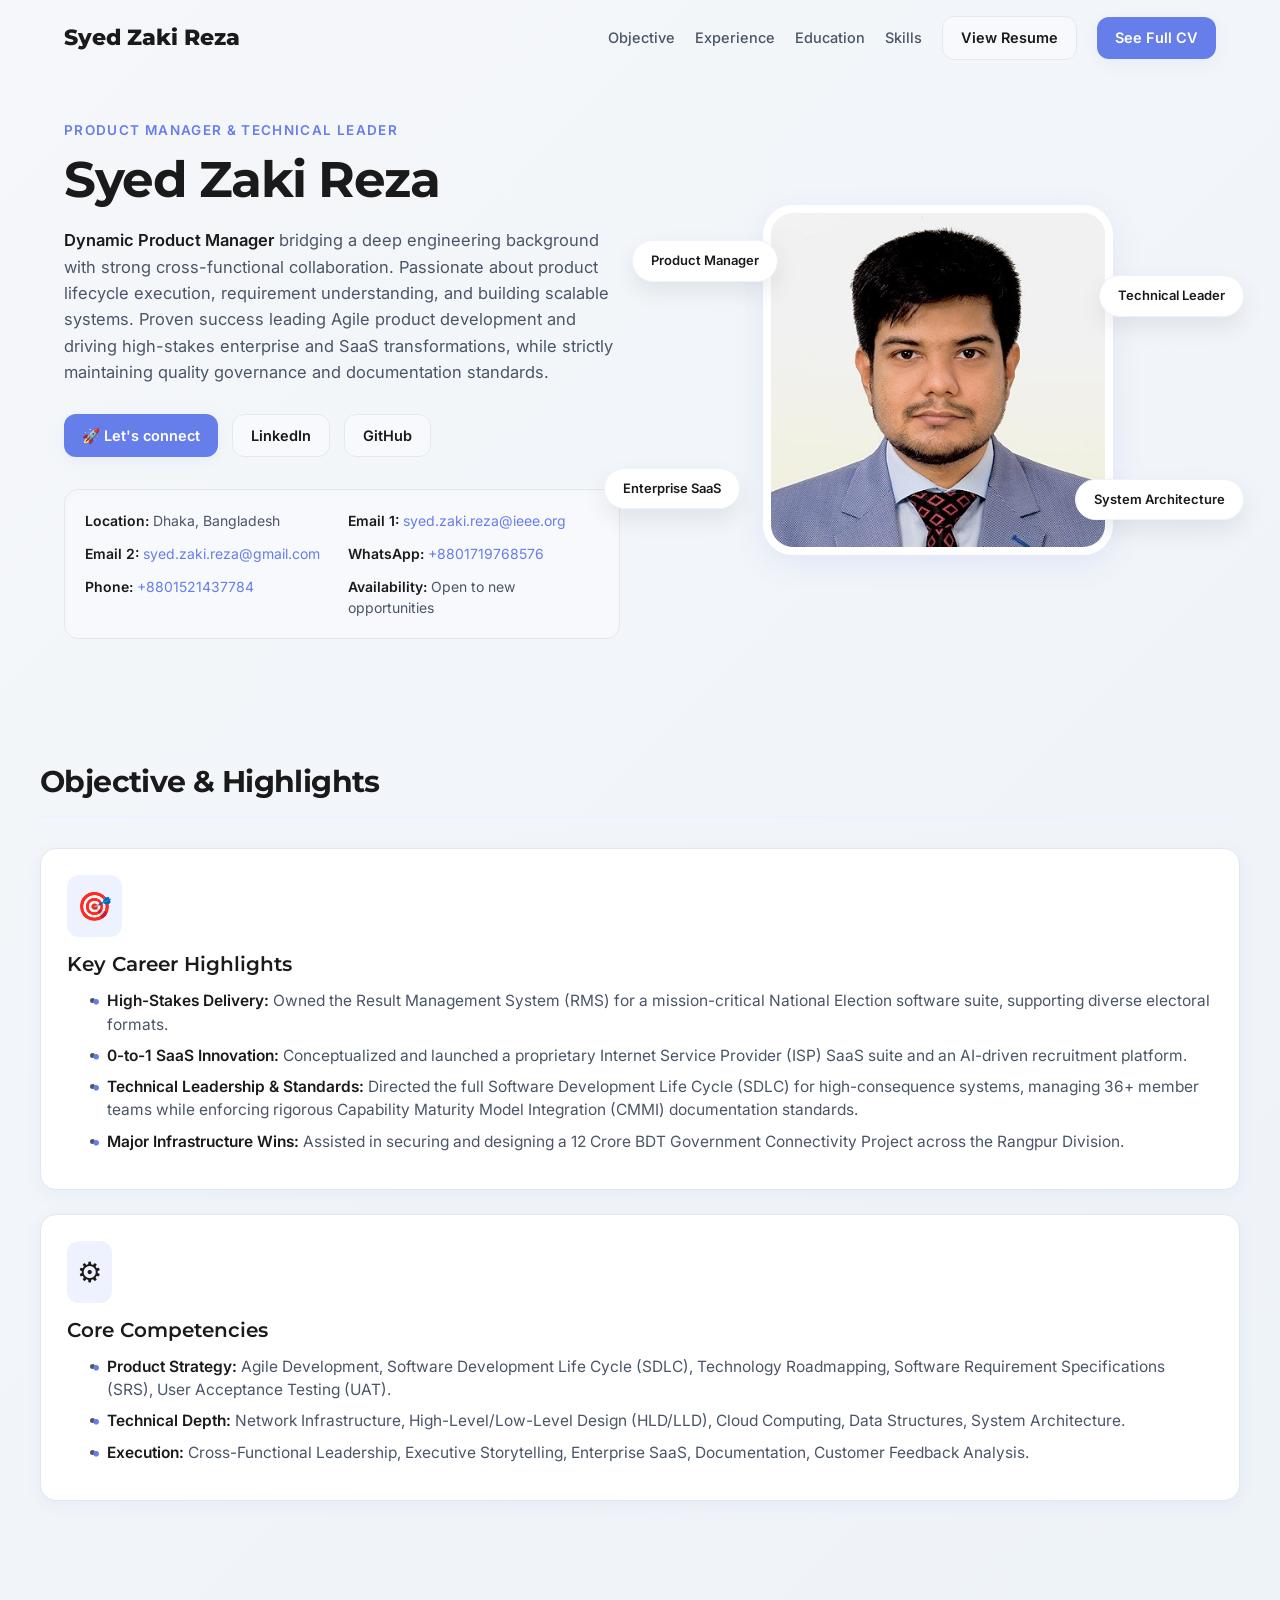
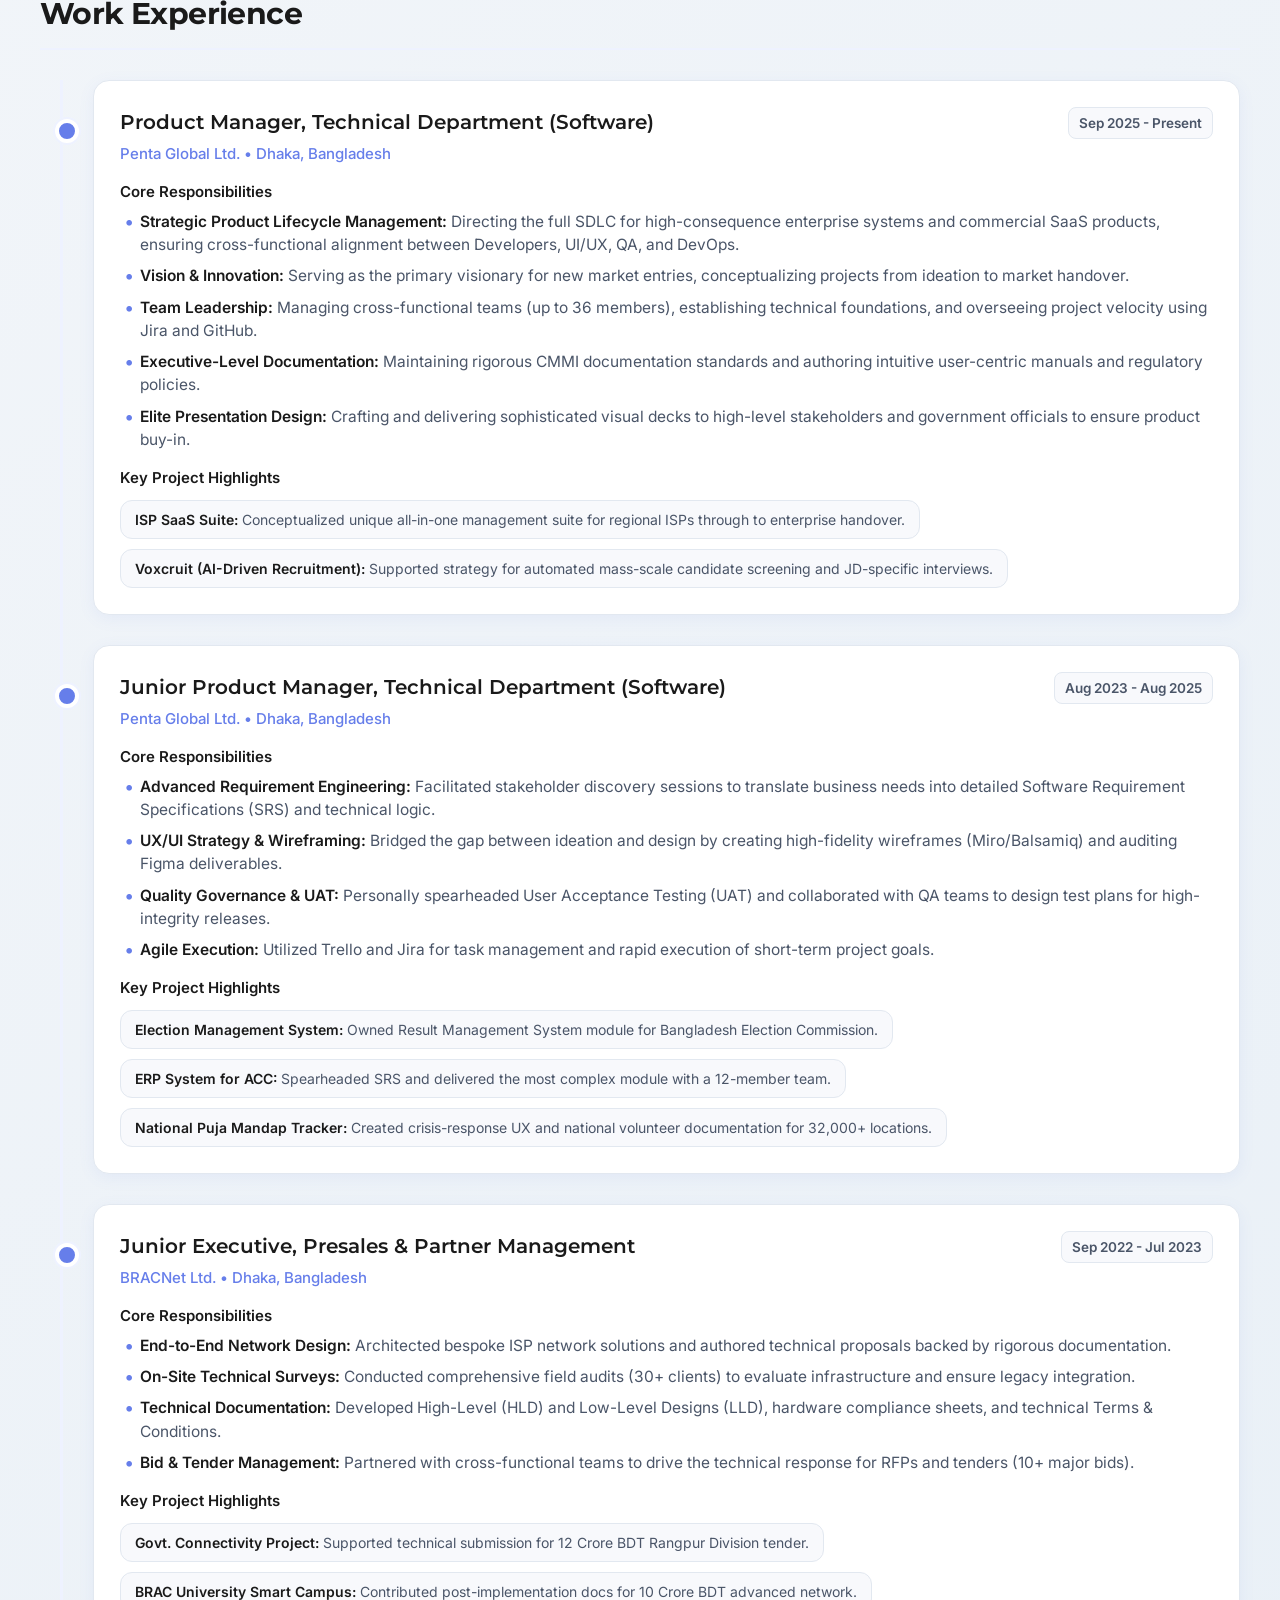
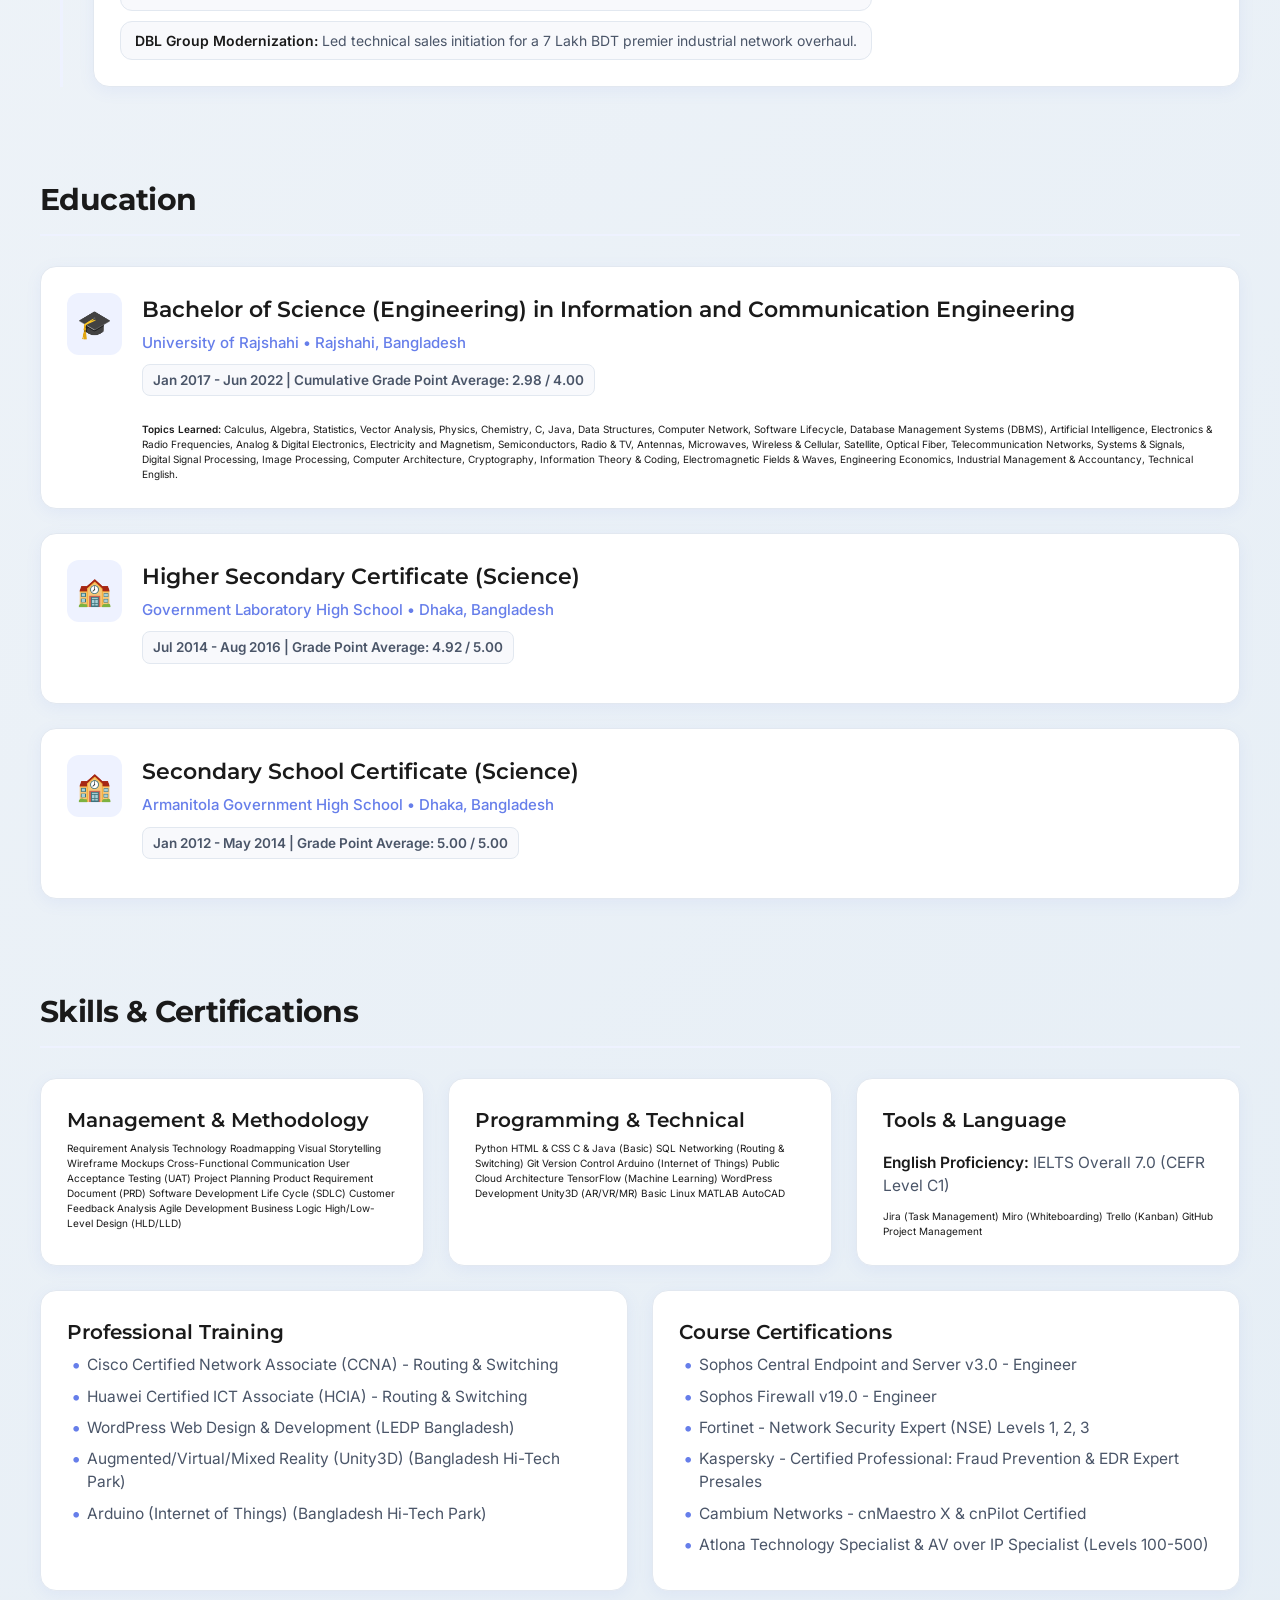
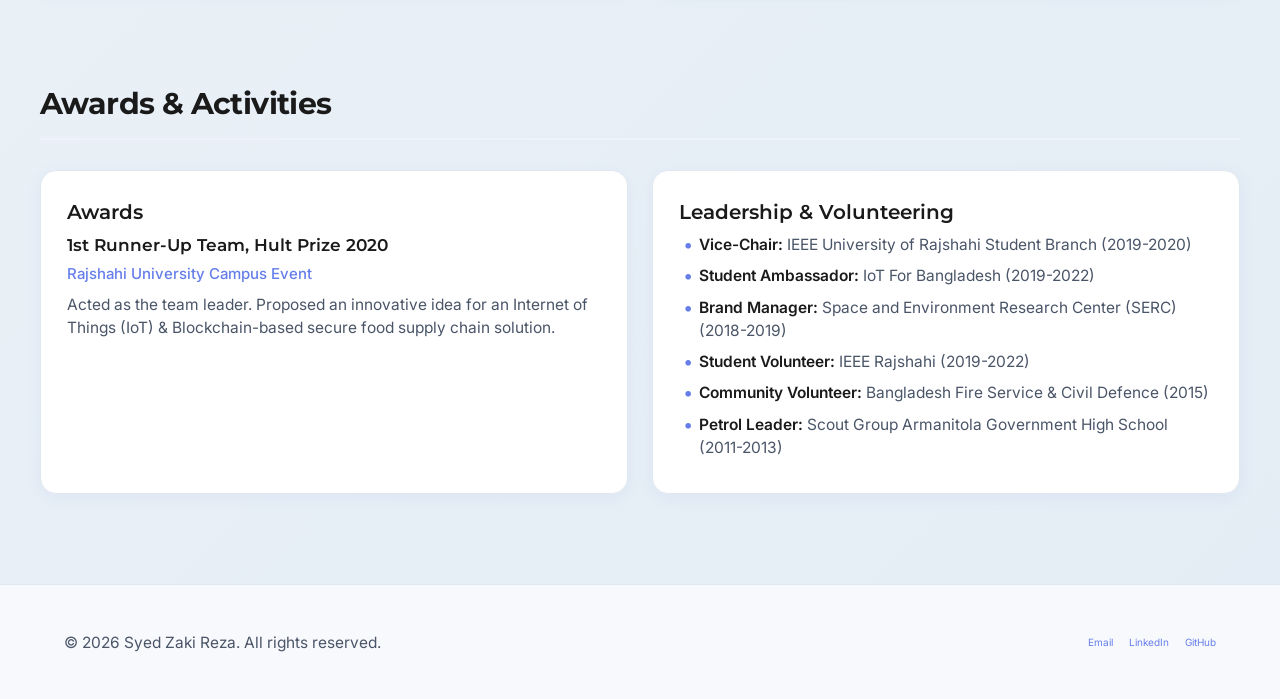
<file: index.html>
<!DOCTYPE html>
<html lang="en">

<head>
  <meta charset="UTF-8" />
  <meta name="viewport" content="width=device-width, initial-scale=1.0" />
  <title>Syed Zaki Reza | Product Manager</title>
  <link rel="preconnect" href="https://fonts.googleapis.com" />
  <link rel="preconnect" href="https://fonts.gstatic.com" crossorigin />
  <link
    href="https://fonts.googleapis.com/css2?family=Inter:wght@300;400;500;600&family=Montserrat:wght@500;600;700;800&display=swap"
    rel="stylesheet" />
  <link rel="stylesheet" href="styles.css" />
</head>

<body>
  <!-- NAVIGATION BAR -->
  <header class="site-header">
    <div class="nav-container">
      <a href="#" class="brand">Syed Zaki Reza</a>
      <nav class="site-nav">
        <a href="#objective">Objective</a>
        <a href="#experience">Experience</a>
        <a href="#education">Education</a>
        <a href="#skills">Skills</a>
        <button id="openResumeModal" class="btn btn-outline">View Resume</button>
        <a class="btn btn-primary"
          href="https://docs.google.com/document/d/1Iot8-DZbNj01B0OJmPE_xgx4jnDGcAOPASiRBeydPu4/edit?tab=t.0"
          target="_blank" rel="noreferrer">See Full CV</a>
      </nav>
    </div>
  </header>

  <main id="main">
    <!-- HERO SECTION -->
    <section class="hero container" id="hero">
      <div class="hero-grid">
        <div class="hero-content fade-in-up">
          <p class="eyebrow">Product Manager & Technical Leader</p>
          <h1>Syed Zaki Reza</h1>
          <p class="bio">
            <strong>Dynamic Product Manager</strong> bridging a deep engineering background with strong cross-functional
            collaboration. Passionate about product lifecycle execution, requirement understanding, and building
            scalable systems. Proven success leading Agile product development and driving high-stakes enterprise and
            SaaS transformations, while strictly maintaining quality governance and documentation standards.
          </p>
          <div class="cta-row">
            <a class="btn btn-primary" href="mailto:syed.zaki.reza@ieee.org">🚀 Let's connect</a>
            <a class="btn btn-outline" href="https://www.linkedin.com/in/syed-zaki-reza/" target="_blank"
              rel="noreferrer">LinkedIn</a>
            <a class="btn btn-outline" href="https://github.com/syed-zaki-reza" target="_blank"
              rel="noreferrer">GitHub</a>
          </div>

          <div class="contact-grid">
            <div class="contact-item"><strong>Location:</strong> Dhaka, Bangladesh</div>
            <div class="contact-item"><strong>Email 1:</strong> <a
                href="mailto:syed.zaki.reza@ieee.org">syed.zaki.reza@ieee.org</a></div>
            <div class="contact-item"><strong>Email 2:</strong> <a
                href="mailto:syed.zaki.reza@gmail.com">syed.zaki.reza@gmail.com</a></div>
            <div class="contact-item"><strong>WhatsApp:</strong> <a href="tel:+8801719768576">+8801719768576</a></div>
            <div class="contact-item"><strong>Phone:</strong> <a href="tel:+8801521437784">+8801521437784</a></div>
            <div class="contact-item"><strong>Availability:</strong> Open to new opportunities</div>
          </div>
        </div>
        <div class="hero-media fade-in-up" style="animation-delay: 0.1s;">
          <div class="profile-photo-wrapper">
            <img src="./src/img/profile picture.jpg" alt="Syed Zaki Reza" class="profile-photo" />
          </div>
          <div class="cloud cloud-1">Product Manager</div>
          <div class="cloud cloud-2">Enterprise SaaS</div>
          <div class="cloud cloud-3">Technical Leader</div>
          <div class="cloud cloud-4">System Architecture</div>
        </div>
      </div>
    </section>

    <!-- OBJECTIVE -->
    <section class="container section" id="objective">
      <div class="section-header fade-in-up">
        <h2>Objective & Highlights</h2>
      </div>
      <div class="cards-grid">
        <div class="card highlight-card fade-in-up">
          <div class="card-icon">🎯</div>
          <h3>Key Career Highlights</h3>
          <ul class="dynamic-list">
            <li><strong>High-Stakes Delivery:</strong> Owned the Result Management System (RMS) for a mission-critical
              National Election software suite, supporting diverse electoral formats.</li>
            <li><strong>0-to-1 SaaS Innovation:</strong> Conceptualized and launched a proprietary Internet Service
              Provider (ISP) SaaS suite and an AI-driven recruitment platform.</li>
            <li><strong>Technical Leadership & Standards:</strong> Directed the full Software Development Life Cycle
              (SDLC) for high-consequence systems, managing 36+ member teams while enforcing rigorous Capability
              Maturity Model Integration (CMMI) documentation standards.</li>
            <li><strong>Major Infrastructure Wins:</strong> Assisted in securing and designing a 12 Crore BDT Government
              Connectivity Project across the Rangpur Division.</li>
          </ul>
        </div>
        <div class="card highlight-card fade-in-up" style="animation-delay: 0.1s;">
          <div class="card-icon">⚙️</div>
          <h3>Core Competencies</h3>
          <ul class="dynamic-list">
            <li><strong>Product Strategy:</strong> Agile Development, Software Development Life Cycle (SDLC), Technology
              Roadmapping, Software Requirement Specifications (SRS), User Acceptance Testing (UAT).</li>
            <li><strong>Technical Depth:</strong> Network Infrastructure, High-Level/Low-Level Design (HLD/LLD), Cloud
              Computing, Data Structures, System Architecture.</li>
            <li><strong>Execution:</strong> Cross-Functional Leadership, Executive Storytelling, Enterprise SaaS,
              Documentation, Customer Feedback Analysis.</li>
          </ul>
        </div>
      </div>
    </section>

    <!-- EXPERIENCE -->
    <section class="container section" id="experience">
      <div class="section-header fade-in-up">
        <h2>Work Experience</h2>
      </div>
      <div class="timeline">
        <article class="timeline-item card fade-in-up">
          <div class="timeline-header">
            <div>
              <h3>Product Manager, Technical Department (Software)</h3>
              <p class="company-info">Penta Global Ltd. • Dhaka, Bangladesh</p>
            </div>
            <span class="timeline-date">Sep 2025 - Present</span>
          </div>
          <div class="timeline-content">
            <p class="content-title">Core Responsibilities</p>
            <ul class="dynamic-list">
              <li><strong>Strategic Product Lifecycle Management:</strong> Directing the full SDLC for high-consequence
                enterprise systems and commercial SaaS products, ensuring cross-functional alignment between Developers,
                UI/UX, QA, and DevOps.</li>
              <li><strong>Vision & Innovation:</strong> Serving as the primary visionary for new market entries,
                conceptualizing projects from ideation to market handover.</li>
              <li><strong>Team Leadership:</strong> Managing cross-functional teams (up to 36 members), establishing
                technical foundations, and overseeing project velocity using Jira and GitHub.</li>
              <li><strong>Executive-Level Documentation:</strong> Maintaining rigorous CMMI documentation standards and
                authoring intuitive user-centric manuals and regulatory policies.</li>
              <li><strong>Elite Presentation Design:</strong> Crafting and delivering sophisticated visual decks to
                high-level stakeholders and government officials to ensure product buy-in.</li>
            </ul>
            <p class="content-title">Key Project Highlights</p>
            <div class="project-highlights">
              <div class="project-pill"><strong>ISP SaaS Suite:</strong> Conceptualized unique all-in-one management
                suite for regional ISPs through to enterprise handover.</div>
              <div class="project-pill"><strong>Voxcruit (AI-Driven Recruitment):</strong> Supported strategy for
                automated mass-scale candidate screening and JD-specific interviews.</div>
            </div>
          </div>
        </article>

        <article class="timeline-item card fade-in-up">
          <div class="timeline-header">
            <div>
              <h3>Junior Product Manager, Technical Department (Software)</h3>
              <p class="company-info">Penta Global Ltd. • Dhaka, Bangladesh</p>
            </div>
            <span class="timeline-date">Aug 2023 - Aug 2025</span>
          </div>
          <div class="timeline-content">
            <p class="content-title">Core Responsibilities</p>
            <ul class="dynamic-list">
              <li><strong>Advanced Requirement Engineering:</strong> Facilitated stakeholder discovery sessions to
                translate business needs into detailed Software Requirement Specifications (SRS) and technical logic.
              </li>
              <li><strong>UX/UI Strategy & Wireframing:</strong> Bridged the gap between ideation and design by creating
                high-fidelity wireframes (Miro/Balsamiq) and auditing Figma deliverables.</li>
              <li><strong>Quality Governance & UAT:</strong> Personally spearheaded User Acceptance Testing (UAT) and
                collaborated with QA teams to design test plans for high-integrity releases.</li>
              <li><strong>Agile Execution:</strong> Utilized Trello and Jira for task management and rapid execution of
                short-term project goals.</li>
            </ul>
            <p class="content-title">Key Project Highlights</p>
            <div class="project-highlights">
              <div class="project-pill"><strong>Election Management System:</strong> Owned Result Management System
                module for Bangladesh Election Commission.</div>
              <div class="project-pill"><strong>ERP System for ACC:</strong> Spearheaded SRS and delivered the most
                complex module with a 12-member team.</div>
              <div class="project-pill"><strong>National Puja Mandap Tracker:</strong> Created crisis-response UX and
                national volunteer documentation for 32,000+ locations.</div>
            </div>
          </div>
        </article>

        <article class="timeline-item card fade-in-up">
          <div class="timeline-header">
            <div>
              <h3>Junior Executive, Presales & Partner Management</h3>
              <p class="company-info">BRACNet Ltd. • Dhaka, Bangladesh</p>
            </div>
            <span class="timeline-date">Sep 2022 - Jul 2023</span>
          </div>
          <div class="timeline-content">
            <p class="content-title">Core Responsibilities</p>
            <ul class="dynamic-list">
              <li><strong>End-to-End Network Design:</strong> Architected bespoke ISP network solutions and authored
                technical proposals backed by rigorous documentation.</li>
              <li><strong>On-Site Technical Surveys:</strong> Conducted comprehensive field audits (30+ clients) to
                evaluate infrastructure and ensure legacy integration.</li>
              <li><strong>Technical Documentation:</strong> Developed High-Level (HLD) and Low-Level Designs (LLD),
                hardware compliance sheets, and technical Terms & Conditions.</li>
              <li><strong>Bid & Tender Management:</strong> Partnered with cross-functional teams to drive the technical
                response for RFPs and tenders (10+ major bids).</li>
            </ul>
            <p class="content-title">Key Project Highlights</p>
            <div class="project-highlights">
              <div class="project-pill"><strong>Govt. Connectivity Project:</strong> Supported technical submission for
                12 Crore BDT Rangpur Division tender.</div>
              <div class="project-pill"><strong>BRAC University Smart Campus:</strong> Contributed post-implementation
                docs for 10 Crore BDT advanced network.</div>
              <div class="project-pill"><strong>DBL Group Modernization:</strong> Led technical sales initiation for a 7
                Lakh BDT premier industrial network overhaul.</div>
            </div>
          </div>
        </article>
      </div>
    </section>

    <!-- EDUCATION -->
    <section class="container section" id="education">
      <div class="section-header fade-in-up">
        <h2>Education</h2>
      </div>
      <div class="cards-grid cols-1">
        <article class="card edu-card fade-in-up">
          <div class="edu-icon">🎓</div>
          <div class="edu-content">
            <h3>Bachelor of Science (Engineering) in Information and Communication Engineering</h3>
            <p class="company-info">University of Rajshahi • Rajshahi, Bangladesh</p>
            <p class="timeline-date inline-date">Jan 2017 - Jun 2022 | Cumulative Grade Point Average: 2.98 / 4.00</p>
            <div class="edu-notes" style="margin-top: 12px;">
              <strong>Topics Learned:</strong> Calculus, Algebra, Statistics, Vector Analysis, Physics, Chemistry, C,
              Java, Data Structures, Computer Network, Software Lifecycle, Database Management Systems (DBMS),
              Artificial Intelligence, Electronics & Radio Frequencies, Analog & Digital Electronics, Electricity and
              Magnetism, Semiconductors, Radio & TV, Antennas, Microwaves, Wireless & Cellular, Satellite, Optical
              Fiber, Telecommunication Networks, Systems & Signals, Digital Signal Processing, Image Processing,
              Computer Architecture, Cryptography, Information Theory & Coding, Electromagnetic Fields & Waves,
              Engineering Economics, Industrial Management & Accountancy, Technical English.
            </div>
          </div>
        </article>
        <article class="card edu-card fade-in-up">
          <div class="edu-icon">🏫</div>
          <div class="edu-content">
            <h3>Higher Secondary Certificate (Science)</h3>
            <p class="company-info">Government Laboratory High School • Dhaka, Bangladesh</p>
            <p class="timeline-date inline-date">Jul 2014 - Aug 2016 | Grade Point Average: 4.92 / 5.00</p>
          </div>
        </article>
        <article class="card edu-card fade-in-up">
          <div class="edu-icon">🏫</div>
          <div class="edu-content">
            <h3>Secondary School Certificate (Science)</h3>
            <p class="company-info">Armanitola Government High School • Dhaka, Bangladesh</p>
            <p class="timeline-date inline-date">Jan 2012 - May 2014 | Grade Point Average: 5.00 / 5.00</p>
          </div>
        </article>
      </div>
    </section>

    <!-- SKILLS & CERTIFICATIONS -->
    <section class="container section" id="skills">
      <div class="section-header fade-in-up">
        <h2>Skills & Certifications</h2>
      </div>
      <div class="cards-grid cols-3">
        <div class="card skill-card fade-in-up">
          <h3>Management & Methodology</h3>
          <div class="tags">
            <span>Requirement Analysis</span>
            <span>Technology Roadmapping</span>
            <span>Visual Storytelling</span>
            <span>Wireframe Mockups</span>
            <span>Cross-Functional Communication</span>
            <span>User Acceptance Testing (UAT)</span>
            <span>Project Planning</span>
            <span>Product Requirement Document (PRD)</span>
            <span>Software Development Life Cycle (SDLC)</span>
            <span>Customer Feedback Analysis</span>
            <span>Agile Development</span>
            <span>Business Logic</span>
            <span>High/Low-Level Design (HLD/LLD)</span>
          </div>
        </div>
        <div class="card skill-card fade-in-up" style="animation-delay: 0.1s;">
          <h3>Programming & Technical</h3>
          <div class="tags">
            <span>Python</span>
            <span>HTML & CSS</span>
            <span>C & Java (Basic)</span>
            <span>SQL</span>
            <span>Networking (Routing & Switching)</span>
            <span>Git Version Control</span>
            <span>Arduino (Internet of Things)</span>
            <span>Public Cloud Architecture</span>
            <span>TensorFlow (Machine Learning)</span>
            <span>WordPress Development</span>
            <span>Unity3D (AR/VR/MR)</span>
            <span>Basic Linux</span>
            <span>MATLAB</span>
            <span>AutoCAD</span>
          </div>
        </div>
        <div class="card skill-card fade-in-up" style="animation-delay: 0.2s;">
          <h3>Tools & Language</h3>
          <p style="margin-bottom: 12px;"><strong>English Proficiency:</strong> IELTS Overall 7.0 (CEFR Level C1)</p>
          <div class="tags">
            <span>Jira (Task Management)</span>
            <span>Miro (Whiteboarding)</span>
            <span>Trello (Kanban)</span>
            <span>GitHub Project Management</span>
          </div>
        </div>
      </div>

      <div class="cards-grid cols-2" style="margin-top: 24px;">
        <div class="card skill-card fade-in-up">
          <h3>Professional Training</h3>
          <ul class="clean-list dynamic-list">
            <li>Cisco Certified Network Associate (CCNA) - Routing & Switching</li>
            <li>Huawei Certified ICT Associate (HCIA) - Routing & Switching</li>
            <li>WordPress Web Design & Development (LEDP Bangladesh)</li>
            <li>Augmented/Virtual/Mixed Reality (Unity3D) (Bangladesh Hi-Tech Park)</li>
            <li>Arduino (Internet of Things) (Bangladesh Hi-Tech Park)</li>
          </ul>
        </div>
        <div class="card skill-card fade-in-up" style="animation-delay: 0.1s;">
          <h3>Course Certifications</h3>
          <ul class="clean-list dynamic-list">
            <li>Sophos Central Endpoint and Server v3.0 - Engineer</li>
            <li>Sophos Firewall v19.0 - Engineer</li>
            <li>Fortinet - Network Security Expert (NSE) Levels 1, 2, 3</li>
            <li>Kaspersky - Certified Professional: Fraud Prevention & EDR Expert Presales</li>
            <li>Cambium Networks - cnMaestro X & cnPilot Certified</li>
            <li>Atlona Technology Specialist & AV over IP Specialist (Levels 100-500)</li>
          </ul>
        </div>
      </div>
    </section>

    <!-- AWARDS & ACTIVITIES -->
    <section class="container section" id="awards">
      <div class="section-header fade-in-up">
        <h2>Awards & Activities</h2>
      </div>
      <div class="cards-grid cols-2">
        <div class="card skill-card fade-in-up">
          <h3>Awards</h3>
          <div class="award-item">
            <h4 class="bold-title">1st Runner-Up Team, Hult Prize 2020</h4>
            <p class="company-info">Rajshahi University Campus Event</p>
            <p class="edu-notes" style="margin-top: 8px;">Acted as the team leader. Proposed an innovative idea for an
              Internet of Things (IoT) & Blockchain-based secure food supply chain solution.</p>
          </div>
        </div>
        <div class="card skill-card fade-in-up" style="animation-delay: 0.1s;">
          <h3>Leadership & Volunteering</h3>
          <ul class="clean-list dynamic-list">
            <li><strong>Vice-Chair:</strong> IEEE University of Rajshahi Student Branch (2019-2020)</li>
            <li><strong>Student Ambassador:</strong> IoT For Bangladesh (2019-2022)</li>
            <li><strong>Brand Manager:</strong> Space and Environment Research Center (SERC) (2018-2019)</li>
            <li><strong>Student Volunteer:</strong> IEEE Rajshahi (2019-2022)</li>
            <li><strong>Community Volunteer:</strong> Bangladesh Fire Service & Civil Defence (2015)</li>
            <li><strong>Petrol Leader:</strong> Scout Group Armanitola Government High School (2011-2013)</li>
          </ul>
        </div>
      </div>
    </section>

  </main>

  <!-- FOOTER -->
  <footer class="site-footer">
    <div class="container footer-content">
      <p>&copy;
        <script>document.write(new Date().getFullYear())</script> Syed Zaki Reza. All rights reserved.
      </p>
      <div class="footer-links">
        <a href="mailto:syed.zaki.reza@ieee.org">Email</a>
        <a href="https://www.linkedin.com/in/syed-zaki-reza/" target="_blank" rel="noreferrer">LinkedIn</a>
        <a href="https://github.com/syed-zaki-reza" target="_blank" rel="noreferrer">GitHub</a>
      </div>
    </div>
  </footer>

  <!-- RESUME MODAL -->
  <div id="resumeModal" class="modal-overlay" aria-hidden="true">
    <div class="modal-container">
      <div class="modal-header">
        <h2 class="modal-title">Resume Preview</h2>
        <div class="modal-actions">
          <a class="btn btn-outline btn-sm"
            href="https://docs.google.com/document/d/1Iot8-DZbNj01B0OJmPE_xgx4jnDGcAOPASiRBeydPu4/edit?tab=t.0"
            target="_blank" rel="noreferrer">See Full CV</a>
          <button id="downloadPdfBtn" class="btn btn-primary btn-sm">Download PDF</button>
          <button id="closeResumeModal" class="btn btn-icon" aria-label="Close modal">&times;</button>
        </div>
      </div>
      <div class="modal-body">
        <iframe id="resumeIframe" src="./pages/Single Page Resume.html" title="Resume"></iframe>
      </div>
    </div>
  </div>

  <script src="script.js"></script>
</body>

</html>
</file>
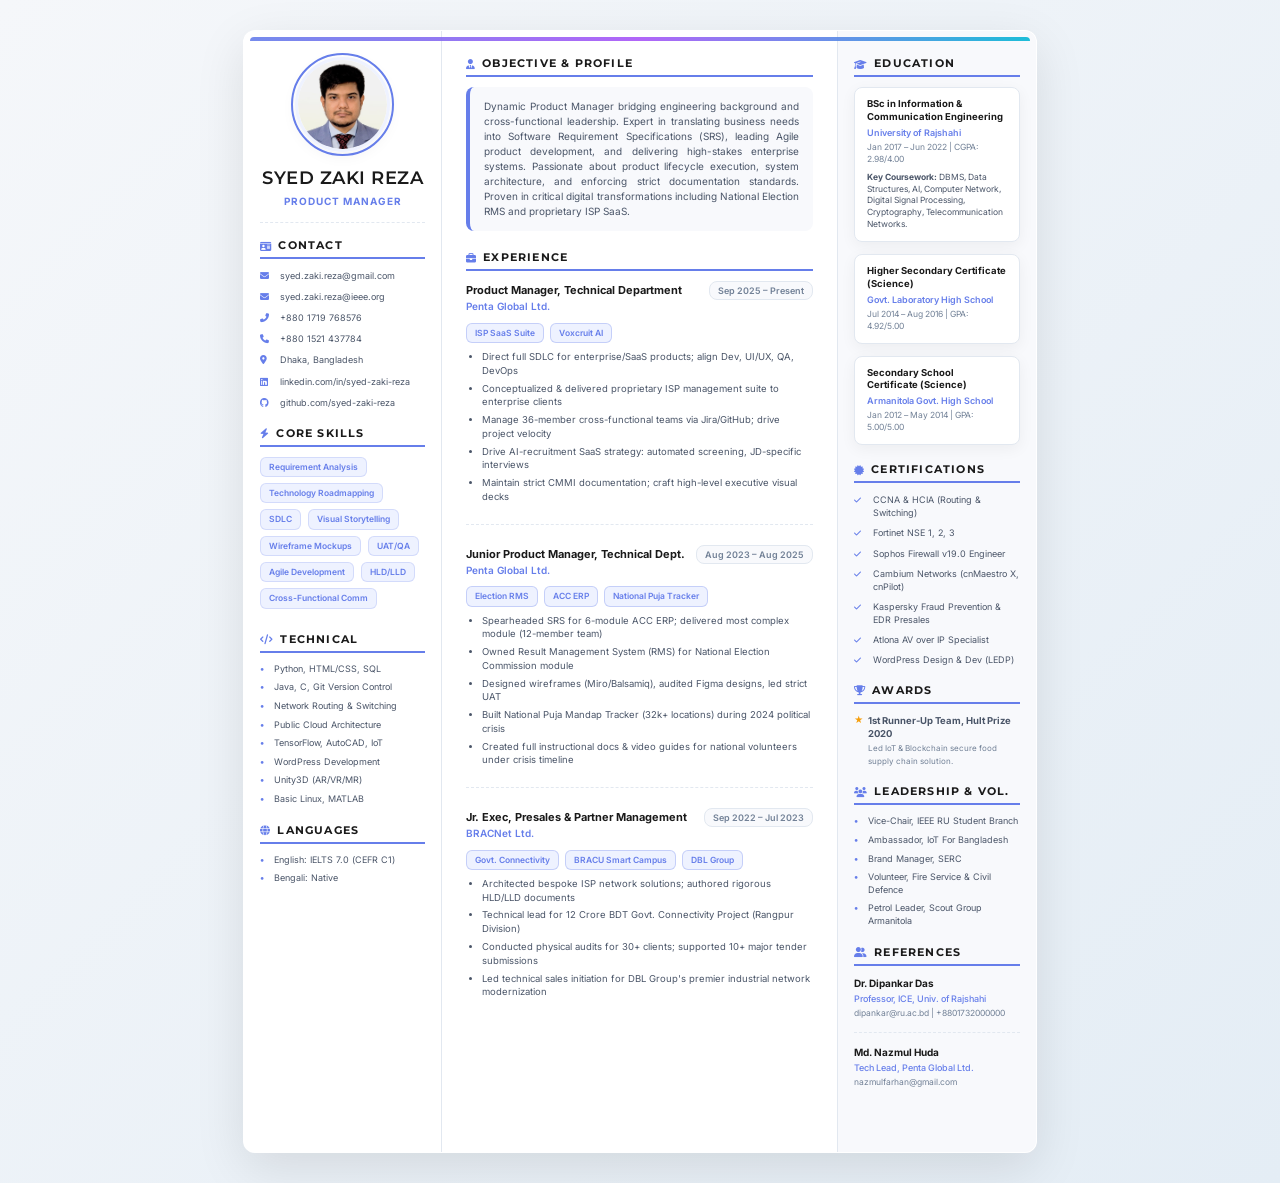
<file: pages/Single Page Resume.html>
<!DOCTYPE html>
<html lang="en">

<head>
    <meta charset="UTF-8">
    <meta name="viewport" content="width=device-width, initial-scale=1.0">
    <title>Syed Zaki Reza | Product Manager</title>
    <link href="https://cdn.jsdelivr.net/npm/bootstrap@5.3.0/dist/css/bootstrap.min.css" rel="stylesheet">
    <link href="https://cdnjs.cloudflare.com/ajax/libs/font-awesome/6.4.0/css/all.min.css" rel="stylesheet">
    <link
        href="https://fonts.googleapis.com/css2?family=Montserrat:wght@500;600;700&family=Inter:wght@300;400;500;600&display=swap"
        rel="stylesheet">
    <style>
        :root {
            --bg-page: #fafafa;
            --bg-card: #ffffff;
            --bg-soft: #f8f9fc;
            --text-primary: #1a1a1a;
            --text-secondary: #4a5568;
            --text-muted: #718096;
            --accent: #667eea;
            --accent-soft: #eef2ff;
            --border: #e2e8f0;
            --shadow: 0 4px 15px rgba(0, 0, 0, 0.05);
        }

        * {
            box-sizing: border-box;
        }

        body {
            background: linear-gradient(135deg, #f5f7fa 0%, #e4edf5 100%);
            font-family: 'Inter', sans-serif;
            color: var(--text-primary);
            display: flex;
            justify-content: center;
            padding: 30px 15px;
            font-size: 10px;
            line-height: 1.45;
            -webkit-print-color-adjust: exact;
            print-color-adjust: exact;
            margin: 0;
        }

        .resume-a4 {
            width: 210mm;
            height: 297mm;
            /* strict A4 */
            background: var(--bg-page);
            border-radius: 12px;
            box-shadow: 0 15px 50px rgba(0, 0, 0, 0.1);
            display: flex;
            overflow: hidden;
            position: relative;
            /* Inner frame/border */
            outline: 6px solid #fff;
            outline-offset: -6px;
            border: 1px solid var(--border);
        }

        .resume-a4::before {
            content: "";
            position: absolute;
            top: 6px;
            left: 6px;
            right: 6px;
            height: 4px;
            background: linear-gradient(90deg, var(--accent), #a855f7, #06b6d4);
            opacity: 0.9;
            z-index: 10;
            border-top-left-radius: 6px;
            border-top-right-radius: 6px;
        }

        /* --- COLUMNS --- */
        .col-left {
            width: 25%;
            background: var(--bg-card);
            padding: 26px 16px;
            border-right: 1px solid var(--border);
            z-index: 5;
        }

        .col-middle {
            width: 50%;
            background: var(--bg-card);
            padding: 26px 24px;
            border-right: 1px solid var(--border);
            z-index: 5;
        }

        .col-right {
            width: 25%;
            background: var(--bg-soft);
            padding: 26px 16px;
            z-index: 5;
        }

        /* --- TYPOGRAPHY --- */
        h1,
        h2,
        h3,
        h4 {
            font-family: 'Montserrat', sans-serif;
            margin: 0;
            font-weight: 600;
        }

        .header-name {
            text-align: center;
            padding-bottom: 14px;
            border-bottom: 1px dashed var(--border);
            margin-bottom: 16px;
        }

        .header-name h1 {
            font-size: 18px;
            letter-spacing: 0.5px;
            color: var(--text-primary);
            margin-bottom: 4px;
        }

        .header-name .title {
            font-size: 10px;
            color: var(--accent);
            font-weight: 700;
            text-transform: uppercase;
            letter-spacing: 1px;
        }

        .profile-photo {
            width: 95px;
            height: 95px;
            border-radius: 50%;
            object-fit: cover;
            margin: 0 auto 16px;
            display: block;
            border: 3px solid var(--accent-soft);
            outline: 2px solid var(--accent);
            outline-offset: 2px;
            box-shadow: var(--shadow);
        }

        .section {
            margin-bottom: 18px;
        }

        .section-title {
            font-size: 11px;
            font-weight: 700;
            text-transform: uppercase;
            letter-spacing: 1.2px;
            color: var(--text-primary);
            margin: 0 0 10px 0;
            padding-bottom: 5px;
            border-bottom: 2px solid var(--accent);
            display: flex;
            align-items: center;
            gap: 6px;
        }

        .section-title i {
            color: var(--accent);
            font-size: 10px;
        }

        /* --- LEFT COLUMN --- */
        .contact-item {
            display: flex;
            gap: 8px;
            margin-bottom: 8px;
            font-size: 9px;
            color: var(--text-secondary);
            align-items: flex-start;
        }

        .contact-item i {
            color: var(--accent);
            width: 12px;
            margin-top: 2px;
            font-size: 9px;
        }

        .contact-item a {
            color: var(--text-secondary);
            text-decoration: none;
            word-break: break-all;
        }

        .skill-chip {
            display: inline-block;
            background: var(--accent-soft);
            color: var(--accent);
            padding: 3px 8px;
            border-radius: 6px;
            font-size: 8.5px;
            font-weight: 600;
            margin: 0 4px 6px 0;
            border: 1px solid rgba(102, 126, 234, 0.2);
        }

        .mini-list {
            list-style: none;
            padding: 0;
            margin: 0;
        }

        .mini-list li {
            font-size: 9px;
            color: var(--text-secondary);
            margin-bottom: 6px;
            padding-left: 14px;
            position: relative;
            line-height: 1.4;
        }

        .mini-list li::before {
            content: "•";
            position: absolute;
            left: 0;
            color: var(--accent);
            font-weight: bold;
        }

        /* --- MIDDLE COLUMN --- */
        .summary {
            font-size: 10px;
            color: var(--text-secondary);
            text-align: justify;
            margin-bottom: 20px;
            line-height: 1.5;
            background: var(--bg-soft);
            padding: 12px 14px;
            border-radius: 8px;
            border-left: 4px solid var(--accent);
        }

        .exp-item {
            margin-bottom: 20px;
            padding-bottom: 16px;
            border-bottom: 1px dashed var(--border);
        }

        .exp-item:last-child {
            border-bottom: none;
            margin-bottom: 0;
            padding-bottom: 0;
        }

        .exp-header {
            display: flex;
            justify-content: space-between;
            align-items: baseline;
            margin-bottom: 4px;
            flex-wrap: wrap;
            gap: 4px;
        }

        .exp-title {
            font-size: 11px;
            font-weight: 700;
            color: var(--text-primary);
        }

        .exp-company {
            font-size: 10px;
            font-weight: 600;
            color: var(--accent);
        }

        .exp-date {
            font-size: 9px;
            color: var(--text-muted);
            font-weight: 600;
            background: var(--bg-soft);
            padding: 2px 8px;
            border-radius: 8px;
            border: 1px solid var(--border);
        }

        .exp-desc {
            font-size: 9.5px;
            color: var(--text-secondary);
            margin-top: 6px;
        }

        .exp-desc ul {
            padding-left: 16px;
            margin: 4px 0 0 0;
        }

        .exp-desc li {
            margin-bottom: 4px;
        }

        .project-tag {
            display: inline-block;
            font-size: 8.5px;
            background: #eef2ff;
            color: var(--accent);
            padding: 3px 8px;
            border-radius: 6px;
            margin: 3px 3px 3px 0;
            font-weight: 600;
            border: 1px solid rgba(102, 126, 234, 0.3);
        }

        /* --- RIGHT COLUMN --- */
        .edu-card {
            background: var(--bg-card);
            padding: 10px 12px;
            border-radius: 8px;
            margin-bottom: 12px;
            box-shadow: var(--shadow);
            border: 1px solid var(--border);
        }

        .edu-degree {
            font-size: 9.5px;
            font-weight: 700;
            color: var(--text-primary);
            margin-bottom: 3px;
            line-height: 1.3;
        }

        .edu-school {
            font-size: 9px;
            color: var(--accent);
            font-weight: 600;
            margin-bottom: 3px;
        }

        .edu-meta {
            font-size: 8.5px;
            color: var(--text-muted);
            line-height: 1.4;
        }

        .cert-item {
            font-size: 9px;
            margin-bottom: 7px;
            display: flex;
            gap: 7px;
            color: var(--text-secondary);
            align-items: flex-start;
        }

        .cert-item i {
            color: var(--accent);
            font-size: 8px;
            margin-top: 3px;
            min-width: 12px;
        }

        .award-item {
            font-size: 9.5px;
            margin-bottom: 10px;
            padding-left: 14px;
            position: relative;
            color: var(--text-secondary);
            line-height: 1.4;
        }

        .award-item::before {
            content: "★";
            position: absolute;
            left: 0;
            color: #f59e0b;
            font-size: 9px;
        }

        .ref-item {
            font-size: 9.5px;
            margin-bottom: 12px;
            padding-bottom: 12px;
            border-bottom: 1px dashed var(--border);
        }

        .ref-item:last-child {
            border-bottom: none;
            margin-bottom: 0;
            padding-bottom: 0;
        }

        .ref-name {
            font-weight: 700;
            color: var(--text-primary);
            font-size: 10px;
        }

        .ref-role {
            color: var(--accent);
            font-size: 9px;
            font-weight: 500;
            margin: 2px 0;
        }

        .ref-contact {
            color: var(--text-muted);
            font-size: 8.5px;
            word-break: break-all;
        }

        /* --- PRINT --- */
        @media print {
            @page {
                size: A4 portrait;
                margin: 0;
            }

            body {
                background: none;
                padding: 0;
                margin: 0;
                width: 210mm;
                height: 297mm;
            }

            .resume-a4 {
                box-shadow: none;
                width: 210mm;
                height: 297mm;
                border-radius: 0;
                margin: 0;
                outline: none;
                border: none;
                overflow: hidden;
            }

            .resume-a4::before {
                border-radius: 0;
                top: 0;
                left: 0;
                right: 0;
            }
        }
    </style>
</head>

<body>

    <div class="resume-a4">
        <!-- LEFT COLUMN -->
        <div class="col-left">
            <img src="../src/img/profile picture.jpg" alt="Syed Zaki Reza" class="profile-photo">
            <div class="header-name">
                <h1>SYED ZAKI REZA</h1>
                <div class="title">Product Manager</div>
            </div>

            <div class="section">
                <h2 class="section-title"><i class="fas fa-id-card"></i> Contact</h2>
                <div class="contact-item"><i class="fas fa-envelope"></i> <a
                        href="mailto:syed.zaki.reza@gmail.com">syed.zaki.reza@gmail.com</a></div>
                <div class="contact-item"><i class="fas fa-envelope"></i> <a
                        href="mailto:syed.zaki.reza@ieee.org">syed.zaki.reza@ieee.org</a></div>
                <div class="contact-item"><i class="fas fa-phone-alt"></i> +880 1719 768576</div>
                <div class="contact-item"><i class="fas fa-phone"></i> +880 1521 437784</div>
                <div class="contact-item"><i class="fas fa-map-marker-alt"></i>Dhaka, Bangladesh</div>
                <div class="contact-item"><i class="fab fa-linkedin"></i> <a
                        href="https://linkedin.com/in/syed-zaki-reza" target="_blank">linkedin.com/in/syed-zaki-reza</a>
                </div>
                <div class="contact-item"><i class="fab fa-github"></i> <a href="https://github.com/syed-zaki-reza"
                        target="_blank">github.com/syed-zaki-reza</a></div>
            </div>

            <div class="section">
                <h2 class="section-title"><i class="fas fa-bolt"></i> Core Skills</h2>
                <div>
                    <span class="skill-chip">Requirement Analysis</span>
                    <span class="skill-chip">Technology Roadmapping</span>
                    <span class="skill-chip">SDLC</span>
                    <span class="skill-chip">Visual Storytelling</span>
                    <span class="skill-chip">Wireframe Mockups</span>
                    <span class="skill-chip">UAT/QA</span>
                    <span class="skill-chip">Agile Development</span>
                    <span class="skill-chip">HLD/LLD</span>
                    <span class="skill-chip">Cross-Functional Comm</span>
                </div>
            </div>

            <div class="section">
                <h2 class="section-title"><i class="fas fa-code"></i> Technical</h2>
                <ul class="mini-list">
                    <li>Python, HTML/CSS, SQL</li>
                    <li>Java, C, Git Version Control</li>
                    <li>Network Routing & Switching</li>
                    <li>Public Cloud Architecture</li>
                    <li>TensorFlow, AutoCAD, IoT</li>
                    <li>WordPress Development</li>
                    <li>Unity3D (AR/VR/MR)</li>
                    <li>Basic Linux, MATLAB</li>
                </ul>
            </div>

            <div class="section">
                <h2 class="section-title"><i class="fas fa-globe"></i> Languages</h2>
                <ul class="mini-list">
                    <li>English: IELTS 7.0 (CEFR C1)</li>
                    <li>Bengali: Native</li>
                </ul>
            </div>
        </div>

        <!-- MIDDLE COLUMN -->
        <div class="col-middle">
            <div class="section">
                <h2 class="section-title"><i class="fas fa-user-tie"></i> Objective & Profile</h2>
                <p class="summary">
                    Dynamic Product Manager bridging engineering background and cross-functional leadership. Expert in
                    translating business needs into Software Requirement Specifications (SRS), leading Agile product
                    development, and delivering high-stakes enterprise systems. Passionate about product lifecycle
                    execution, system architecture, and enforcing strict documentation standards. Proven in critical
                    digital transformations including National Election RMS and proprietary ISP SaaS.
                </p>
            </div>

            <div class="section">
                <h2 class="section-title"><i class="fas fa-briefcase"></i> Experience</h2>

                <div class="exp-item">
                    <div class="exp-header">
                        <div>
                            <div class="exp-title">Product Manager, Technical Department</div>
                            <div class="exp-company">Penta Global Ltd.</div>
                        </div>
                        <div class="exp-date">Sep 2025 – Present</div>
                    </div>
                    <div class="exp-desc">
                        <span class="project-tag">ISP SaaS Suite</span>
                        <span class="project-tag">Voxcruit AI</span>
                        <ul>
                            <li>Direct full SDLC for enterprise/SaaS products; align Dev, UI/UX, QA, DevOps</li>
                            <li>Conceptualized & delivered proprietary ISP management suite to enterprise clients</li>
                            <li>Manage 36-member cross-functional teams via Jira/GitHub; drive project velocity</li>
                            <li>Drive AI-recruitment SaaS strategy: automated screening, JD-specific interviews</li>
                            <li>Maintain strict CMMI documentation; craft high-level executive visual decks</li>
                        </ul>
                    </div>
                </div>

                <div class="exp-item">
                    <div class="exp-header">
                        <div>
                            <div class="exp-title">Junior Product Manager, Technical Dept.</div>
                            <div class="exp-company">Penta Global Ltd.</div>
                        </div>
                        <div class="exp-date">Aug 2023 – Aug 2025</div>
                    </div>
                    <div class="exp-desc">
                        <span class="project-tag">Election RMS</span>
                        <span class="project-tag">ACC ERP</span>
                        <span class="project-tag">National Puja Tracker</span>
                        <ul>
                            <li>Spearheaded SRS for 6-module ACC ERP; delivered most complex module (12-member team)
                            </li>
                            <li>Owned Result Management System (RMS) for National Election Commission module</li>
                            <li>Designed wireframes (Miro/Balsamiq), audited Figma designs, led strict UAT</li>
                            <li>Built National Puja Mandap Tracker (32k+ locations) during 2024 political crisis</li>
                            <li>Created full instructional docs & video guides for national volunteers under crisis
                                timeline</li>
                        </ul>
                    </div>
                </div>

                <div class="exp-item">
                    <div class="exp-header">
                        <div>
                            <div class="exp-title">Jr. Exec, Presales & Partner Management</div>
                            <div class="exp-company">BRACNet Ltd.</div>
                        </div>
                        <div class="exp-date">Sep 2022 – Jul 2023</div>
                    </div>
                    <div class="exp-desc">
                        <span class="project-tag">Govt. Connectivity</span>
                        <span class="project-tag">BRACU Smart Campus</span>
                        <span class="project-tag">DBL Group</span>
                        <ul>
                            <li>Architected bespoke ISP network solutions; authored rigorous HLD/LLD documents</li>
                            <li>Technical lead for 12 Crore BDT Govt. Connectivity Project (Rangpur Division)</li>
                            <li>Conducted physical audits for 30+ clients; supported 10+ major tender submissions</li>
                            <li>Led technical sales initiation for DBL Group's premier industrial network modernization
                            </li>
                        </ul>
                    </div>
                </div>
            </div>
        </div>

        <!-- RIGHT COLUMN -->
        <div class="col-right">
            <div class="section">
                <h2 class="section-title"><i class="fas fa-graduation-cap"></i> Education</h2>
                <div class="edu-card">
                    <div class="edu-degree">BSc in Information & Communication Engineering</div>
                    <div class="edu-school">University of Rajshahi</div>
                    <div class="edu-meta">Jan 2017 – Jun 2022 | CGPA: 2.98/4.00</div>
                    <div class="edu-meta" style="margin-top:6px; color: var(--text-secondary);">
                        <strong>Key Coursework:</strong> DBMS, Data Structures, AI, Computer Network, Digital Signal
                        Processing, Cryptography, Telecommunication Networks.
                    </div>
                </div>
                <div class="edu-card">
                    <div class="edu-degree">Higher Secondary Certificate (Science)</div>
                    <div class="edu-school">Govt. Laboratory High School</div>
                    <div class="edu-meta">Jul 2014 – Aug 2016 | GPA: 4.92/5.00</div>
                </div>
                <div class="edu-card">
                    <div class="edu-degree">Secondary School Certificate (Science)</div>
                    <div class="edu-school">Armanitola Govt. High School</div>
                    <div class="edu-meta">Jan 2012 – May 2014 | GPA: 5.00/5.00</div>
                </div>
            </div>

            <div class="section">
                <h2 class="section-title"><i class="fas fa-certificate"></i> Certifications</h2>
                <div class="cert-item"><i class="fas fa-check"></i> CCNA & HCIA (Routing & Switching)</div>
                <div class="cert-item"><i class="fas fa-check"></i> Fortinet NSE 1, 2, 3</div>
                <div class="cert-item"><i class="fas fa-check"></i> Sophos Firewall v19.0 Engineer</div>
                <div class="cert-item"><i class="fas fa-check"></i> Cambium Networks (cnMaestro X, cnPilot)</div>
                <div class="cert-item"><i class="fas fa-check"></i> Kaspersky Fraud Prevention & EDR Presales</div>
                <div class="cert-item"><i class="fas fa-check"></i> Atlona AV over IP Specialist</div>
                <div class="cert-item"><i class="fas fa-check"></i> WordPress Design & Dev (LEDP)</div>
            </div>

            <div class="section">
                <h2 class="section-title"><i class="fas fa-trophy"></i> Awards</h2>
                <div class="award-item"><strong>1st Runner-Up Team, Hult Prize 2020</strong><br><span
                        style="color:var(--text-muted);font-size:8px">Led IoT & Blockchain secure food supply chain
                        solution.</span></div>
            </div>

            <div class="section">
                <h2 class="section-title"><i class="fas fa-users"></i> Leadership & Vol.</h2>
                <ul class="mini-list">
                    <li>Vice-Chair, IEEE RU Student Branch</li>
                    <li>Ambassador, IoT For Bangladesh</li>
                    <li>Brand Manager, SERC</li>
                    <li>Volunteer, Fire Service & Civil Defence</li>
                    <li>Petrol Leader, Scout Group Armanitola</li>
                </ul>
            </div>

            <div class="section" style="margin-top: 2px;">
                <h2 class="section-title"><i class="fas fa-user-friends"></i> References</h2>
                <div class="ref-item">
                    <div class="ref-name">Dr. Dipankar Das</div>
                    <div class="ref-role">Professor, ICE, Univ. of Rajshahi</div>
                    <div class="ref-contact">dipankar@ru.ac.bd | +8801732000000</div>
                </div>
                <div class="ref-item">
                    <div class="ref-name">Md. Nazmul Huda</div>
                    <div class="ref-role">Tech Lead, Penta Global Ltd.</div>
                    <div class="ref-contact">nazmulfarhan@gmail.com</div>
                </div>
            </div>
        </div>
    </div>

    <script>
        if (window.location.search.includes('print=true')) {
            window.addEventListener('load', () => {
                setTimeout(() => {
                    window.print();
                }, 500);
            });
            window.addEventListener('afterprint', () => {
                window.close();
            });
        }
    </script>
</body>

</html>
</file>
<file: styles.css>
:root {
  color-scheme: light;
  font-family: "Inter", system-ui, -apple-system, BlinkMacSystemFont, "Segoe UI", sans-serif;
  font-size: 10px; /* 1rem = 10px */
  line-height: 1.5;
  --page-bg: #fafafa;
  --card-bg: #ffffff;
  --surface-bg: #f8f9fc;
  --text-primary: #1a1a1a;
  --text-secondary: #4a5568;
  --text-muted: #718096;
  --accent: #667eea;
  --accent-soft: #eef2ff;
  --border: #e2e8f0;
  --shadow: 0 4px 16px rgba(102, 126, 234, 0.08);
  --shadow-strong: 0 8px 30px rgba(102, 126, 234, 0.12);
  --nav-bg: rgba(255, 255, 255, 0.85);
  --nav-backdrop: blur(12px);
}

* { box-sizing: border-box; }
html, body { margin: 0; min-height: 100%; scroll-behavior: smooth; overflow-x: hidden; }
body {
  background: linear-gradient(135deg, #f5f7fa 0%, #e4edf5 100%);
  color: var(--text-primary);
}
button, a { font: inherit; }
a { color: var(--accent); text-decoration: none; transition: color 0.2s ease; }
a:hover, a:focus { text-decoration: underline; color: #5468d4; }
h1, h2, h3, h4 { font-family: "Montserrat", sans-serif; margin: 0; color: var(--text-primary); }

/* --- TYPOGRAPHY --- */
h2 { font-size: 3rem; font-weight: 700; letter-spacing: -0.02em; }
h3 { font-size: 2rem; font-weight: 600; margin-bottom: 6px; }
h4.bold-title { font-size: 1.7rem; font-weight: 600; margin-bottom: 4px; }
p, li { font-size: 1.55rem; color: var(--text-secondary); }
strong { color: var(--text-primary); font-weight: 600; }

/* --- BUTTONS --- */
.btn {
  display: inline-flex; align-items: center; justify-content: center;
  padding: 10px 18px; border-radius: 12px; font-weight: 600; font-size: 1.45rem;
  cursor: pointer; transition: all 0.25s ease; border: none; text-decoration: none;
}
.btn-primary { background: var(--accent); color: #fff; box-shadow: var(--shadow); }
.btn-primary:hover, .btn-primary:focus { background: #5468d4; transform: translateY(-2px); text-decoration: none; box-shadow: var(--shadow-strong); }
.btn-outline { background: var(--surface-bg); color: var(--text-primary); border: 1px solid var(--border); }
.btn-outline:hover, .btn-outline:focus { border-color: var(--accent); transform: translateY(-2px); text-decoration: none; }
.btn-sm { padding: 8px 14px; font-size: 1.35rem; }
.btn-icon { background: transparent; border: none; font-size: 2.6rem; line-height: 1; padding: 0 10px; color: var(--text-muted); border-radius: 8px; }
.btn-icon:hover { color: var(--text-primary); background: var(--surface-bg); }

/* --- NAVIGATION BAR --- */
.site-header {
  position: fixed; top: 0; left: 0; width: 100%; z-index: 100;
  background: transparent; transition: all 0.3s ease; padding: 16px 0;
}
.site-header.scrolled {
  background: var(--nav-bg); backdrop-filter: var(--nav-backdrop); -webkit-backdrop-filter: var(--nav-backdrop);
  padding: 10px 0; border-bottom: 1px solid var(--border); box-shadow: 0 4px 20px rgba(0,0,0,0.04);
}
.nav-container {
  max-width: 1200px; margin: 0 auto; padding: 0 24px;
  display: flex; justify-content: space-between; align-items: center;
}
.brand { font-family: "Montserrat", sans-serif; font-size: 2.2rem; font-weight: 800; color: var(--text-primary); text-decoration: none; }
.brand:hover { text-decoration: none; color: var(--accent); }
.site-nav { display: flex; align-items: center; gap: 20px; }
.site-nav a:not(.btn) { font-size: 1.45rem; font-weight: 500; color: var(--text-secondary); text-decoration: none; }
.site-nav a:not(.btn):hover { color: var(--accent); }

/* --- CONTAINERS & ANIMATIONS --- */
.container { max-width: 1200px; margin: 0 auto; padding: 0 24px; }
.section { padding: 60px 0 30px; }
.section-header { margin-bottom: 30px; border-bottom: 2px solid var(--accent-soft); padding-bottom: 12px; }

/* Scroll Animations */
.fade-in-up {
  opacity: 0; transform: translateY(30px);
  transition: opacity 0.7s ease-out, transform 0.7s cubic-bezier(0.2, 0.8, 0.2, 1);
}
.slide-in-left {
  opacity: 0; transform: translateX(-40px);
  transition: opacity 0.7s ease-out, transform 0.7s cubic-bezier(0.2, 0.8, 0.2, 1);
}
.slide-in-right {
  opacity: 0; transform: translateX(40px);
  transition: opacity 0.7s ease-out, transform 0.7s cubic-bezier(0.2, 0.8, 0.2, 1);
}
.fade-in-up.is-visible, .slide-in-left.is-visible, .slide-in-right.is-visible { 
  opacity: 1; transform: translate(0); 
}

/* Balloon/Floating Animation */
@keyframes float-balloon {
  0% { transform: translateY(0px) rotate(0deg); }
  33% { transform: translateY(-4px) rotate(1deg); }
  66% { transform: translateY(2px) rotate(-1deg); }
  100% { transform: translateY(0px) rotate(0deg); }
}
.floating-tag {
  display: inline-block;
  animation: float-balloon 4s ease-in-out infinite;
  will-change: transform;
}
.floating-icon {
  display: inline-block;
  animation: float-balloon 5s ease-in-out infinite;
}

/* Marquee for Education Topics */
.marquee-container {
  overflow: hidden;
  white-space: nowrap;
  background: var(--surface-bg);
  padding: 10px 16px;
  border-radius: 12px;
  border: 1px solid var(--border);
  margin-top: 14px;
  position: relative;
}
.marquee-container strong {
  display: block; margin-bottom: 6px; font-size: 1.4rem;
}
.marquee-content {
  display: inline-block;
  font-size: 1.45rem;
  color: var(--text-secondary);
  animation: scroll-left 30s linear infinite;
}
.marquee-container:hover .marquee-content {
  animation-play-state: paused;
}
@keyframes scroll-left {
  0% { transform: translateX(0); }
  100% { transform: translateX(-50%); }
}

/* --- HERO SECTION --- */
#hero { padding: 120px 24px 60px; position: relative; }
.hero-grid { display: grid; grid-template-columns: 1fr 1fr; gap: 40px; align-items: center; }
.hero-content { max-width: 600px; transform-origin: left center; will-change: transform, opacity; }
.eyebrow { margin: 0 0 12px; color: var(--accent); font-weight: 600; letter-spacing: 0.1em; text-transform: uppercase; font-size: 1.35rem; }
.hero-content h1 { font-size: 5rem; line-height: 1.1; margin-bottom: 20px; letter-spacing: -0.03em; }
.bio { font-size: 1.65rem; line-height: 1.6; margin-bottom: 28px; color: var(--text-secondary); }
.cta-row { display: flex; gap: 14px; margin-bottom: 32px; flex-wrap: wrap; }
.contact-grid {
  display: grid; grid-template-columns: repeat(2, 1fr); gap: 12px;
  padding: 20px; background: var(--surface-bg); border-radius: 14px; border: 1px solid var(--border);
  box-shadow: inset 0 2px 10px rgba(0,0,0,0.02);
}
.contact-item { font-size: 1.4rem; color: var(--text-secondary); }

/* --- HERO MEDIA & CLOUDS --- */
.hero-media { position: relative; display: flex; justify-content: center; align-items: center; will-change: transform; }
.profile-photo-wrapper {
  width: 350px; height: 350px; border-radius: 30px; overflow: hidden;
  box-shadow: var(--shadow-strong); position: relative; z-index: 2;
  border: 8px solid white;
}
.profile-photo { width: 100%; height: 100%; object-fit: cover; }
.cloud {
  position: absolute; background: white; padding: 10px 18px; border-radius: 999px;
  font-weight: 600; font-size: 1.3rem; color: var(--text-primary);
  box-shadow: 0 10px 25px rgba(0,0,0,0.08); z-index: 3;
  animation: float-cloud 8s ease-in-out infinite; border: 1px solid var(--accent-soft);
}
.cloud-1 { top: 10%; left: -5%; animation-delay: 0s; }
.cloud-2 { top: 75%; left: -10%; animation-delay: 1.5s; }
.cloud-3 { top: 20%; right: -5%; animation-delay: 3s; }
.cloud-4 { bottom: 10%; right: -5%; animation-delay: 4.5s; }

@keyframes float-cloud {
  0% { transform: translateY(0px) translateX(0px); }
  50% { transform: translateY(-15px) translateX(5px); }
  100% { transform: translateY(0px) translateX(0px); }
}

/* --- CARDS & GRIDS --- */
.card {
  background: var(--card-bg); border: 1px solid var(--border);
  border-radius: 16px; padding: 26px; box-shadow: var(--shadow); 
  transition: transform 0.4s cubic-bezier(0.175, 0.885, 0.32, 1.275), box-shadow 0.4s ease;
}
.card:hover { transform: translateY(-6px) scale(1.01); box-shadow: var(--shadow-strong); }
.cards-grid { display: grid; grid-template-columns: 1fr; gap: 24px; }
.cards-grid.cols-2 { grid-template-columns: repeat(2, 1fr); }
.cards-grid.cols-3 { grid-template-columns: repeat(3, 1fr); }

/* --- SECTION SPECIFICS --- */
.card-icon, .edu-icon { font-size: 2.8rem; margin-bottom: 12px; display: inline-block; padding: 10px; background: var(--accent-soft); border-radius: 12px; }
.edu-card { display: flex; gap: 20px; align-items: flex-start; }
.edu-icon { margin-bottom: 0; }
.edu-content h3 { font-size: 2.2rem; }

/* Timeline ZigZag */
.timeline { display: flex; flex-direction: column; gap: 30px; position: relative; margin-left: 20px; border-left: 3px solid var(--accent-soft); padding-left: 30px; }
.timeline-item { position: relative; }
.timeline-item::before {
  content: ""; position: absolute; width: 16px; height: 16px; background: var(--accent);
  border-radius: 50%; left: -39px; top: 38px; border: 4px solid #fff; box-shadow: 0 0 0 2px var(--accent-soft);
  z-index: 10;
}
.timeline-header { display: flex; justify-content: space-between; align-items: flex-start; margin-bottom: 12px; }
.company-info { font-size: 1.5rem; color: var(--accent); font-weight: 500; margin: 4px 0 0; }
.timeline-date { background: var(--surface-bg); padding: 5px 10px; border-radius: 8px; font-size: 1.35rem; font-weight: 600; color: var(--text-secondary); border: 1px solid var(--border); }
.inline-date { display: inline-block; margin-top: 10px; }
.content-title { font-weight: 600; font-size: 1.5rem; margin: 16px 0 6px; color: var(--text-primary); }

/* --- DYNAMIC LISTS --- */
.timeline-content ul, .clean-list { margin: 0; padding-left: 20px; list-style: none; }
.dynamic-list li { margin-bottom: 8px; position: relative; transition: transform 0.2s ease, color 0.2s ease; }
.dynamic-list li:hover { transform: translateX(6px); color: var(--text-primary); }
.dynamic-list li::before { content: "•"; position: absolute; left: -15px; color: var(--accent); font-size: 1.8rem; font-weight: bold; top: -2px; }

.project-highlights { display: flex; flex-wrap: wrap; gap: 10px; margin-top: 10px; }
.project-pill { background: var(--surface-bg); border: 1px solid var(--border); padding: 8px 14px; border-radius: 12px; font-size: 1.4rem; color: var(--text-secondary); transition: border-color 0.2s, transform 0.2s; cursor: default; }
.project-pill:hover { border-color: var(--accent); transform: translateY(-2px); color: var(--text-primary); }

/* Organic Tags */
.organic-tags { display: flex; flex-wrap: wrap; gap: 10px; margin-top: 14px; justify-content: center; }
.organic-tags span {
  background: var(--surface-bg); border: 1px solid var(--border); color: var(--text-secondary);
  padding: 8px 14px; border-radius: 16px; font-size: 1.35rem; font-weight: 500;
  transition: all 0.2s; box-shadow: 0 2px 4px rgba(0,0,0,0.02);
}
.organic-tags span:hover {
  background: var(--accent-soft); color: var(--accent); border-color: var(--accent);
  transform: translateY(-3px) scale(1.05) !important;
}

/* --- FOOTER --- */
.site-footer { background: var(--surface-bg); border-top: 1px solid var(--border); padding: 30px 0; margin-top: 60px; }
.footer-content { display: flex; justify-content: space-between; align-items: center; }
.footer-links { display: flex; gap: 16px; }

/* --- MODAL --- */
.modal-overlay {
  position: fixed; inset: 0; background: rgba(0, 0, 0, 0.5); backdrop-filter: blur(4px);
  display: flex; justify-content: center; align-items: center; z-index: 1000;
  opacity: 0; visibility: hidden; transition: opacity 0.3s ease, visibility 0.3s ease;
}
.modal-overlay.active { opacity: 1; visibility: visible; }
.modal-container {
  background: var(--card-bg); width: 90%; max-width: 1000px; height: 90vh;
  border-radius: 16px; display: flex; flex-direction: column; overflow: hidden;
  box-shadow: 0 20px 40px rgba(0,0,0,0.2); transform: translateY(20px); transition: transform 0.3s ease;
}
.modal-overlay.active .modal-container { transform: translateY(0); }
.modal-header {
  display: flex; justify-content: space-between; align-items: center; padding: 14px 20px;
  border-bottom: 1px solid var(--border); background: var(--surface-bg);
}
.modal-title { font-size: 1.8rem; }
.modal-actions { display: flex; align-items: center; gap: 12px; }
.modal-body { flex: 1; padding: 0; background: #e2e8f0; }
#resumeIframe { width: 100%; height: 100%; border: none; display: block; }

/* --- RESPONSIVE --- */
@media (max-width: 1024px) {
  .hero-grid { grid-template-columns: 1fr; text-align: center; gap: 30px; }
  .hero-content { max-width: 100%; margin: 0 auto; transform-origin: top center; }
  .cta-row, .contact-grid { justify-content: center; }
  .cloud { display: none; }
  .profile-photo-wrapper { margin: 0 auto; width: 280px; height: 280px; }
  .cards-grid.cols-2, .cards-grid.cols-3 { grid-template-columns: 1fr; }
}
@media (max-width: 768px) {
  .site-nav { display: none; }
  #hero { padding: 90px 16px 30px; }
  .hero-content h1 { font-size: 3.6rem; }
  .section { padding: 30px 0 15px; }
  .contact-grid { grid-template-columns: 1fr; }
  .timeline-header { flex-direction: column; }
  .edu-card { flex-direction: column; }
  .timeline { margin-left: 0; padding-left: 20px; border-left-width: 2px; }
  .timeline-item::before { left: -27px; width: 12px; height: 12px; top: 32px; border-width: 3px; }
}
</file>
